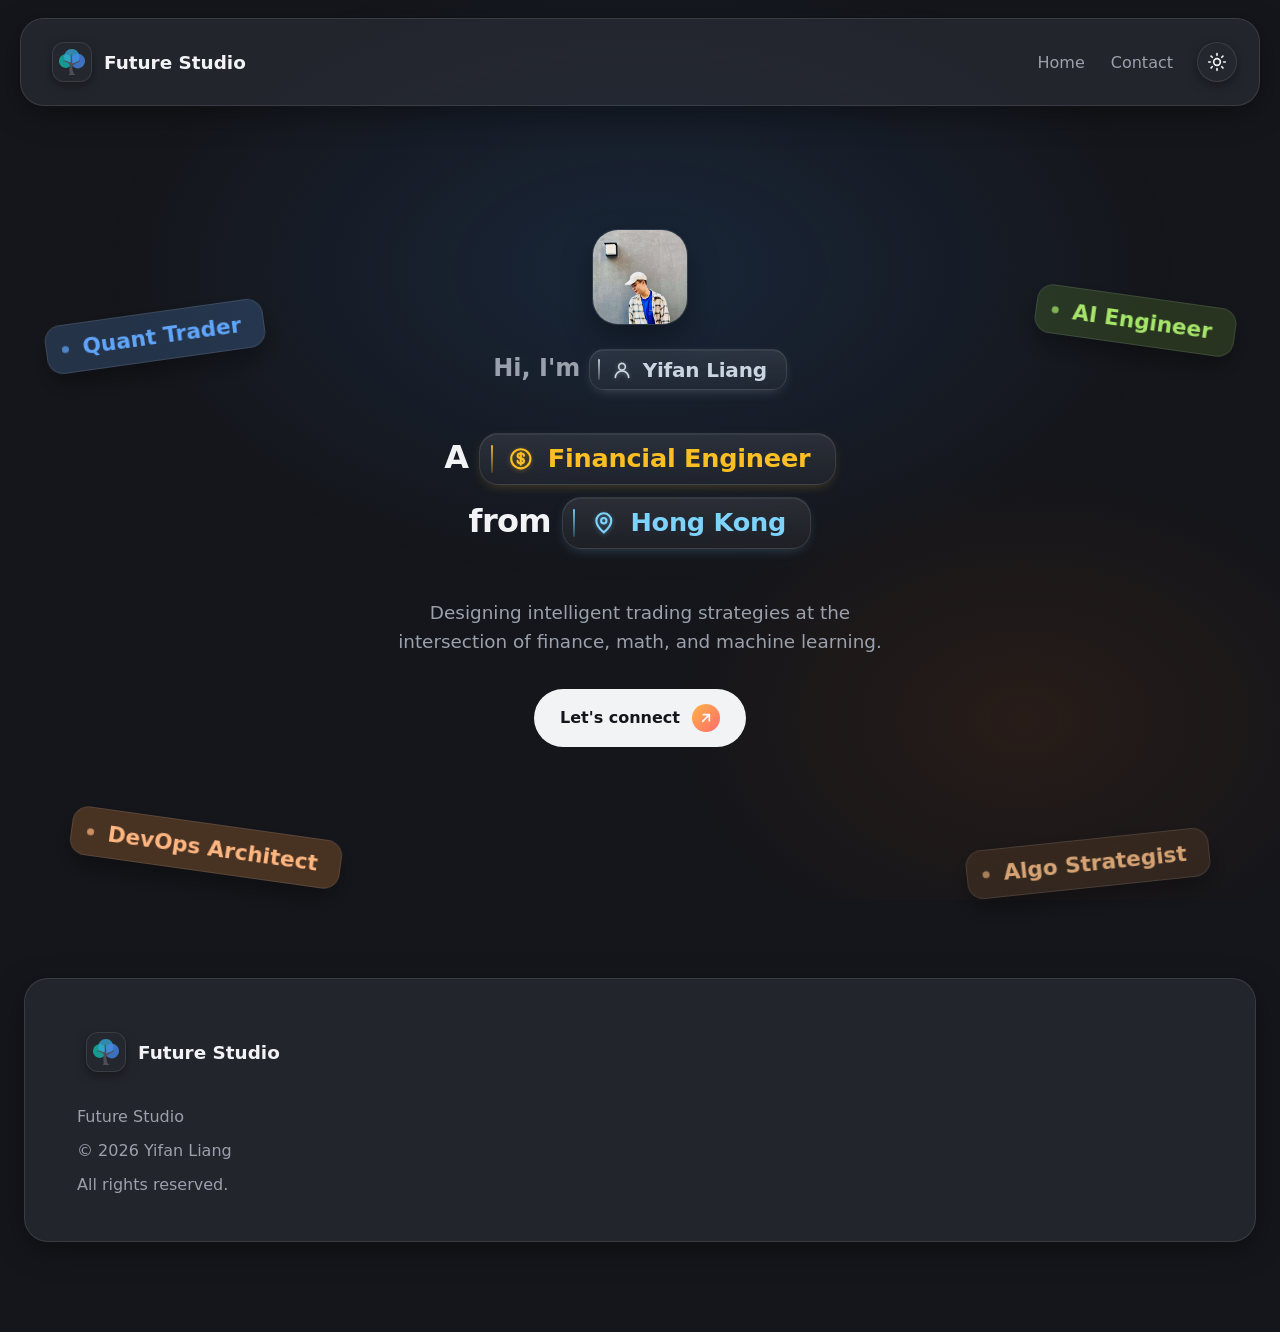
<file: index.html>
<!doctype html>
<html lang="en">
  <head>
    <meta charset="UTF-8" />
    <meta name="viewport" content="width=device-width, initial-scale=1.0" />
    <title>Future Studio</title>
    <link rel="icon" type="image/svg+xml" href="pic/Tree.svg" />
    <link rel="stylesheet" href="style.css" />
    <script>
      (function () {
        if (localStorage.getItem("theme") === "light") {
          document.documentElement.setAttribute("data-theme", "light");
        }
      })();
    </script>
  </head>
  <body>
    <header class="navbar">
      <div class="navbar__inner">
        <a href="/" class="brand">
          <img
            src="pic/Tree.svg"
            alt="Future Studio logo"
            class="brand__logo"
          />
          <span class="brand__name">Future Studio</span>
        </a>
        <nav class="navbar__links">
          <a href="/">Home</a>
          <a href="/contact">Contact</a>
          <button
            id="theme-toggle"
            class="theme-toggle"
            type="button"
            aria-label="Toggle dark or light mode"
          >
            <svg
              class="icon icon--sun"
              viewBox="0 0 24 24"
              width="20"
              height="20"
              fill="none"
              stroke="currentColor"
              stroke-width="2"
              stroke-linecap="round"
              stroke-linejoin="round"
              aria-hidden="true"
            >
              <circle cx="12" cy="12" r="4" />
              <path
                d="M12 2v2M12 20v2M2 12h2M20 12h2M4.9 4.9l1.4 1.4M17.7 17.7l1.4 1.4M4.9 19.1l1.4-1.4M17.7 6.3l1.4-1.4"
              />
            </svg>
            <svg
              class="icon icon--moon"
              viewBox="0 0 24 24"
              width="20"
              height="20"
              fill="none"
              stroke="currentColor"
              stroke-width="2"
              stroke-linecap="round"
              stroke-linejoin="round"
              aria-hidden="true"
            >
              <path d="M21 12.8A9 9 0 1 1 11.2 3a7 7 0 0 0 9.8 9.8z" />
            </svg>
          </button>
        </nav>
      </div>
    </header>

    <main id="home" class="hero">
      <span class="tag tag--topleft" data-rot="-8">Quant Trader</span>
      <span class="tag tag--topright" data-rot="8">AI Engineer</span>
      <span class="tag tag--bottomleft" data-rot="8">DevOps Architect</span>
      <span class="tag tag--bottomright" data-rot="-6">Algo Strategist</span>

      <div class="hero__content">
        <img
          src="pic/Headshot.jpeg"
          alt="Yifan Liang"
          class="avatar"
          width="96"
          height="96"
          fetchpriority="high"
          decoding="async"
        />

        <p class="hero__greeting">
          Hi, I'm
          <span class="chip chip--name">
            <svg class="chip__icon" viewBox="0 0 24 24" aria-hidden="true">
              <circle cx="12" cy="8" r="4" />
              <path d="M4 21c0-4.4 3.6-8 8-8s8 3.6 8 8" />
            </svg>
            <span class="chip__text">Yifan Liang</span>
          </span>
        </p>

        <h1 class="hero__title">
          A
          <span class="chip chip--role">
            <svg class="chip__icon" viewBox="0 0 24 24" aria-hidden="true">
              <!-- Coin circle -->
              <circle cx="12" cy="12" r="9" />
              <!-- Dollar sign: vertical line + S curve -->
              <path d="M12 6.5v11" />
              <path
                d="M15 9.2c0-1.2-1.3-2.2-3-2.2S9 8 9 9.2s1.3 2 3 2.4 3 1.2 3 2.4-1.3 2.2-3 2.2-3-1-3-2.2"
              />
            </svg>
            <span class="chip__text">Financial Engineer</span>
          </span>
          <br />
          from
          <span class="chip chip--place">
            <svg class="chip__icon" viewBox="0 0 24 24" aria-hidden="true">
              <path d="M12 21s7-6 7-11a7 7 0 1 0-14 0c0 5 7 11 7 11z" />
              <circle cx="12" cy="10" r="2.5" />
            </svg>
            <span class="chip__text">Hong Kong</span>
          </span>
        </h1>

        <p class="hero__desc">
          Designing intelligent trading strategies at the intersection of
          finance, math, and machine learning.
        </p>
        <a href="/contact" class="cta">
          Let's connect
          <span class="cta__icon">
            <svg
              viewBox="0 0 24 24"
              width="16"
              height="16"
              fill="none"
              stroke="currentColor"
              stroke-width="2.5"
              stroke-linecap="round"
              stroke-linejoin="round"
              aria-hidden="true"
            >
              <line x1="7" y1="17" x2="17" y2="7" />
              <polyline points="8 7 17 7 17 16" />
            </svg>
          </span>
        </a>
      </div>
    </main>

    <footer class="site-footer">
      <div class="footer__box">
        <a href="/" class="brand">
          <img
            src="pic/Tree.svg"
            alt="Future Studio logo"
            class="brand__logo"
          />
          <span class="brand__name">Future Studio</span>
        </a>
        <div class="footer__text">
          <p>Future Studio</p>
          <p>© <span class="year"></span> Yifan Liang</p>
          <p>All rights reserved.</p>
        </div>
      </div>
    </footer>

    <script src="script.js"></script>
  </body>
</html>
</file>
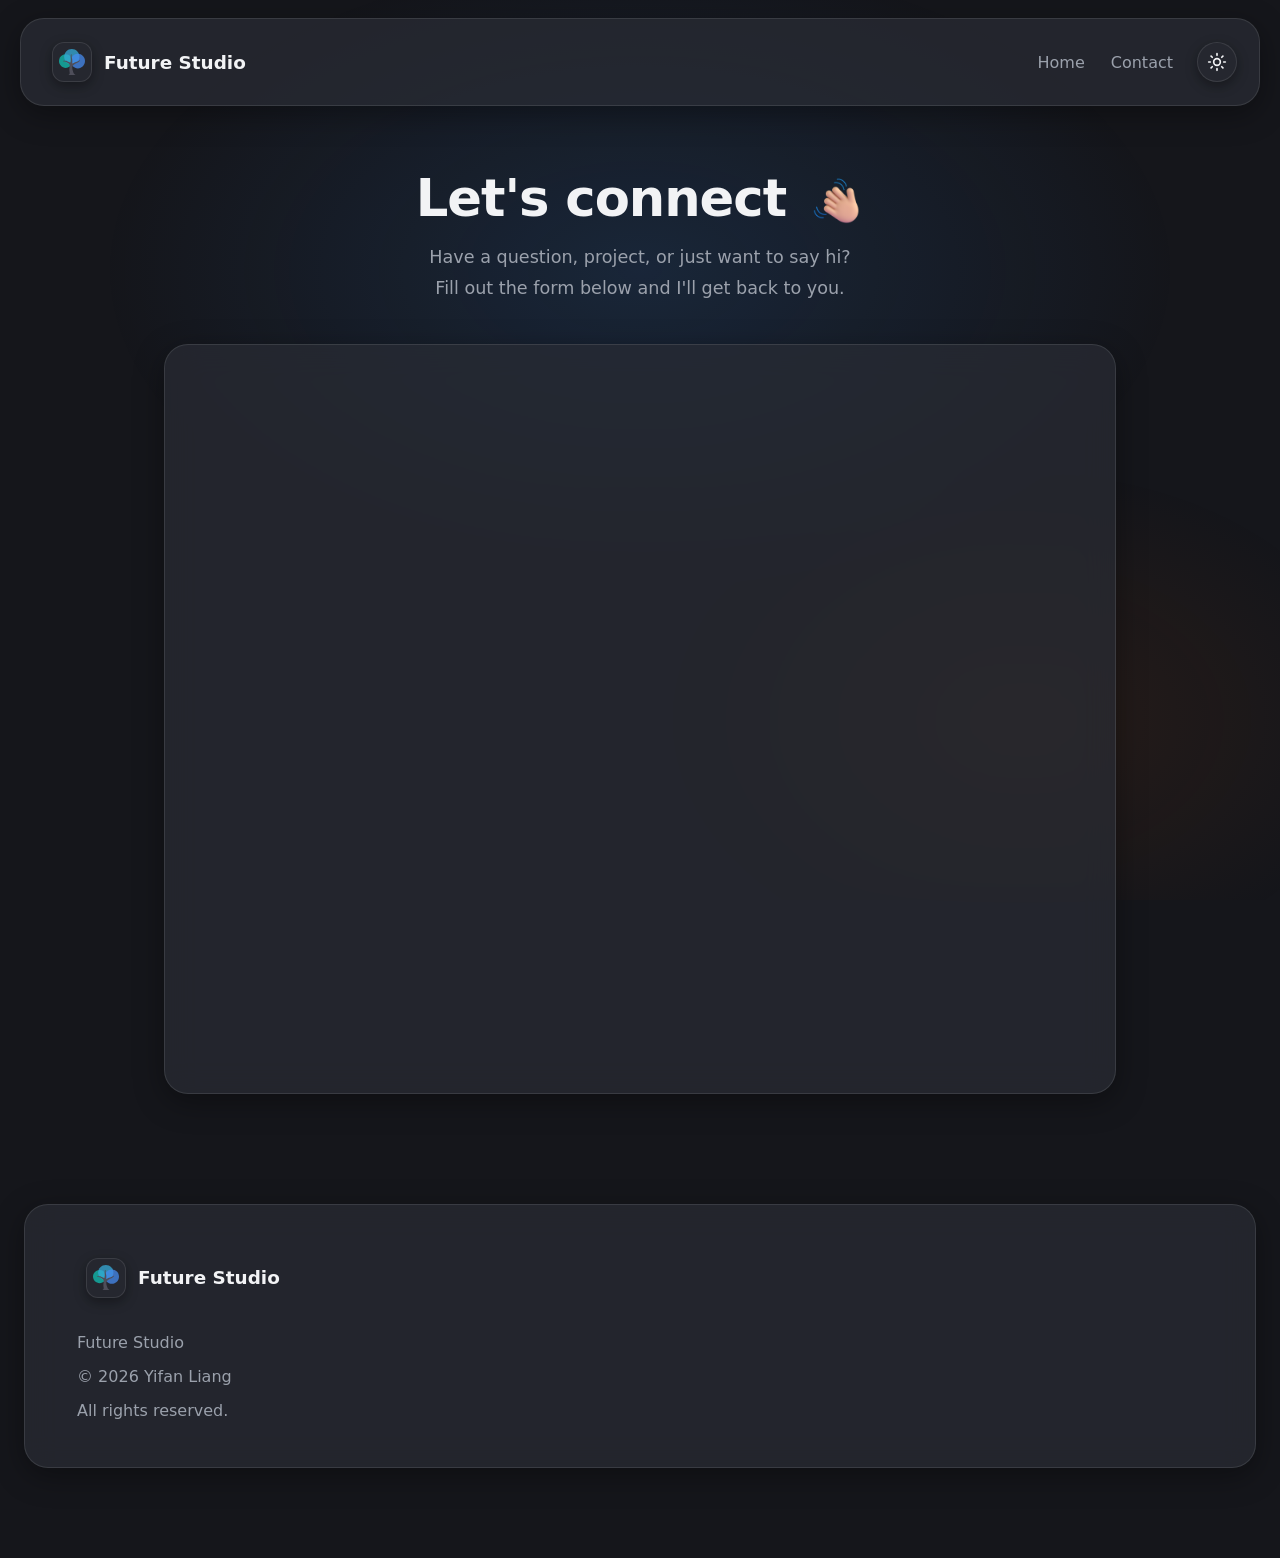
<file: contact/index.html>
<!doctype html>
<html lang="en">
  <head>
    <meta charset="UTF-8" />
    <meta name="viewport" content="width=device-width, initial-scale=1.0" />
    <title>Contact</title>
    <link rel="icon" type="image/svg+xml" href="../pic/Tree.svg" />
    <link rel="stylesheet" href="../style.css" />
    <script>
      (function () {
        if (localStorage.getItem("theme") === "light") {
          document.documentElement.setAttribute("data-theme", "light");
        }
      })();
    </script>
  </head>
  <body>
    <header class="navbar">
      <div class="navbar__inner">
        <a href="/" class="brand">
          <img
            src="../pic/Tree.svg"
            alt="Future Studio logo"
            class="brand__logo"
          />
          <span class="brand__name">Future Studio</span>
        </a>
        <nav class="navbar__links">
          <a href="/">Home</a>
          <a href="/contact">Contact</a>
          <button
            id="theme-toggle"
            class="theme-toggle"
            type="button"
            aria-label="Toggle dark or light mode"
          >
            <svg
              class="icon icon--sun"
              viewBox="0 0 24 24"
              width="20"
              height="20"
              fill="none"
              stroke="currentColor"
              stroke-width="2"
              stroke-linecap="round"
              stroke-linejoin="round"
              aria-hidden="true"
            >
              <circle cx="12" cy="12" r="4" />
              <path
                d="M12 2v2M12 20v2M2 12h2M20 12h2M4.9 4.9l1.4 1.4M17.7 17.7l1.4 1.4M4.9 19.1l1.4-1.4M17.7 6.3l1.4-1.4"
              />
            </svg>
            <svg
              class="icon icon--moon"
              viewBox="0 0 24 24"
              width="20"
              height="20"
              fill="none"
              stroke="currentColor"
              stroke-width="2"
              stroke-linecap="round"
              stroke-linejoin="round"
              aria-hidden="true"
            >
              <path d="M21 12.8A9 9 0 1 1 11.2 3a7 7 0 0 0 9.8 9.8z" />
            </svg>
          </button>
        </nav>
      </div>
    </header>

    <main class="contact">
      <div class="contact__intro">
        <h1 class="contact__title">
          Let's connect
          <img
            class="contact__wave"
            src="../pic/waving_hand_animated_medium-light.png"
            alt=""
            aria-hidden="true"
          />
        </h1>
        <p class="contact__desc">
          Have a question, project, or just want to say hi?<br />
          Fill out the form below and I'll get back to you.
        </p>
      </div>

      <div class="contact__frame">
        <div class="contact__embed">
          <iframe
            src="https://form.futurestudio.dev/web-contact-jeRpNhaPRvmV_qB9CAA7WA?v=o"
            title="Contact form"
            loading="lazy"
            allow="clipboard-write"
          >
          </iframe>
        </div>
      </div>
    </main>

    <footer class="site-footer">
      <div class="footer__box">
        <a href="/" class="brand">
          <img
            src="../pic/Tree.svg"
            alt="Future Studio logo"
            class="brand__logo"
          />
          <span class="brand__name">Future Studio</span>
        </a>
        <div class="footer__text">
          <p>Future Studio</p>
          <p>© <span class="year"></span> Yifan Liang</p>
          <p>All rights reserved.</p>
        </div>
      </div>
    </footer>

    <script src="../script.js"></script>
  </body>
</html>
</file>
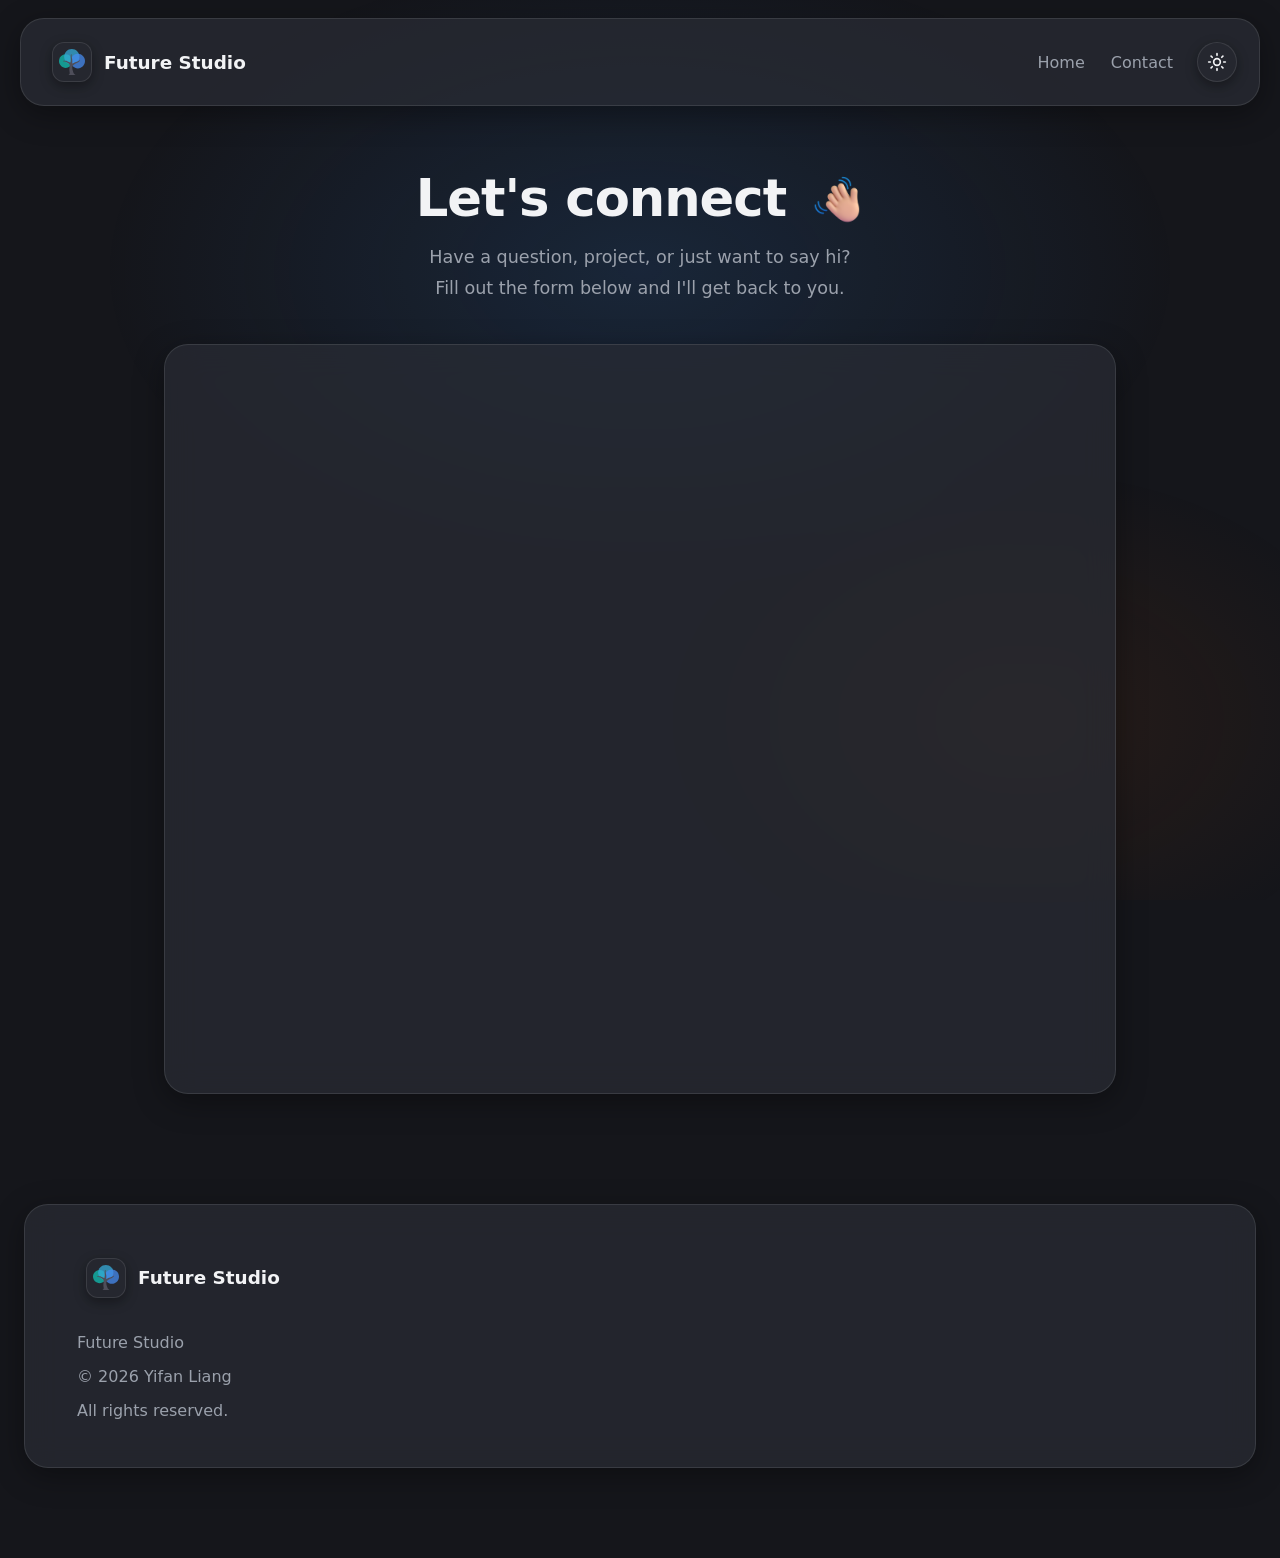
<file: contact.html>
<!doctype html>
<html lang="en">
  <head>
    <meta charset="UTF-8" />
    <meta name="viewport" content="width=device-width, initial-scale=1.0" />
    <!-- ✅ FIX #2: title simplified to just "Contact" -->
    <title>Contact</title>
    <link rel="icon" type="image/svg+xml" href="Tree.svg" />
    <link rel="stylesheet" href="style.css" />
    <script>
      (function () {
        if (localStorage.getItem("theme") === "light") {
          document.documentElement.setAttribute("data-theme", "light");
        }
      })();
    </script>
  </head>
  <body>
    <header class="navbar">
      <div class="navbar__inner">
        <a href="/index.html" class="brand">
          <img src="Tree.svg" alt="Future Studio logo" class="brand__logo" />
          <span class="brand__name">Future Studio</span>
        </a>
        <nav class="navbar__links">
          <a href="/index.html">Home</a>
          <a href="/contact.html">Contact</a>
          <button
            id="theme-toggle"
            class="theme-toggle"
            type="button"
            aria-label="Toggle dark or light mode"
          >
            <svg
              class="icon icon--sun"
              viewBox="0 0 24 24"
              width="20"
              height="20"
              fill="none"
              stroke="currentColor"
              stroke-width="2"
              stroke-linecap="round"
              stroke-linejoin="round"
              aria-hidden="true"
            >
              <circle cx="12" cy="12" r="4" />
              <path
                d="M12 2v2M12 20v2M2 12h2M20 12h2M4.9 4.9l1.4 1.4M17.7 17.7l1.4 1.4M4.9 19.1l1.4-1.4M17.7 6.3l1.4-1.4"
              />
            </svg>
            <svg
              class="icon icon--moon"
              viewBox="0 0 24 24"
              width="20"
              height="20"
              fill="none"
              stroke="currentColor"
              stroke-width="2"
              stroke-linecap="round"
              stroke-linejoin="round"
              aria-hidden="true"
            >
              <path d="M21 12.8A9 9 0 1 1 11.2 3a7 7 0 0 0 9.8 9.8z" />
            </svg>
          </button>
        </nav>
      </div>
    </header>

    <main class="contact">
      <div class="contact__intro">
        <h1 class="contact__title">
          Let's connect
          <img
            class="contact__wave"
            src="waving_hand_animated_medium-light.png"
            alt=""
            aria-hidden="true"
          />
        </h1>
        <p class="contact__desc">
          Have a question, project, or just want to say hi?<br />
          Fill out the form below and I'll get back to you.
        </p>
      </div>

      <div class="contact__frame">
        <iframe
          src="https://form.futurestudio.dev/web-contact-jeRpNhaPRvmV_qB9CAA7WA?v=o"
          title="Contact form"
          loading="lazy"
          allow="clipboard-write"
        >
        </iframe>
      </div>
    </main>

    <footer class="site-footer">
      <div class="footer__box">
        <a href="/index.html" class="brand">
          <img src="Tree.svg" alt="Future Studio logo" class="brand__logo" />
          <span class="brand__name">Future Studio</span>
        </a>
        <div class="footer__text">
          <p>Future Studio</p>
          <p>© <span class="year"></span> Yifan Liang</p>
          <p>All rights reserved.</p>
        </div>
      </div>
    </footer>

    <script src="script.js"></script>
  </body>
</html>
</file>
<file: style.css>
/* ============================================================
   THEME VARIABLES — :root = DARK (default), [data-theme="light"] = LIGHT
   ============================================================ */
:root {
  --bg: #15161b;
  --surface: #25272f;
  --ink: #f2f3f5;
  --muted: #9ba1ac;
  --card: rgba(42, 45, 54, 0.7);
  --border: rgba(255, 255, 255, 0.1);
  --shadow: rgba(0, 0, 0, 0.35);
  --glow-1: rgba(50, 138, 240, 0.14);
  --glow-2: rgba(204, 85, 0, 0.1);
  --cta-hover: rgba(255, 255, 255, 0.12);
  --topleft-bg: rgba(96, 165, 250, 0.2); /* sky blue bg */
  --topleft-fg: #60a5fa; /* sky blue text */
  --topright-bg: rgba(120, 190, 50, 0.18);
  --topright-fg: #a6e56a;
  --bottomleft-bg: rgba(251, 146, 60, 0.22); /* was rgba(204, 85, 0, 0.20) */
  --bottomleft-fg: #ffb680; /* was #ff9a52 */
  --bottomright-bg: rgba(138, 90, 48, 0.22);
  --bottomright-fg: #d5a374;
  --radius: 24px;

  /* ---- Keyword chip tints (DARK) — silver · gold · sky blue ---- */
  --chip-name-tint: 203, 213, 225; /* silver      */
  --chip-role-tint: 251, 191, 36; /* warm gold      */
  --chip-place-tint: 125, 211, 252; /* sky blue       */

  --chip-glass-bg: rgba(255, 255, 255, 0.04);
  --chip-glass-hi: rgba(255, 255, 255, 0.09);
  --chip-glass-line: rgba(255, 255, 255, 0.1);
}
[data-theme="light"] {
  --bg: #eff1f4;
  --surface: #ffffff;
  --ink: #0f1115;
  --muted: #8b8f98;
  --card: rgba(255, 255, 255, 0.6);
  --border: rgba(15, 17, 21, 0.08);
  --shadow: rgba(0, 0, 0, 0.06);
  --glow-1: rgba(50, 138, 240, 0.19);
  --glow-2: rgba(204, 85, 0, 0.16);
  --cta-hover: rgba(0, 0, 0, 0.25);
  --topleft-bg: #dbeafe; /* light sky bg */
  --topleft-fg: #3e85e9; /* deep sky text */
  --topright-bg: #dcf2c4;
  --topright-fg: #4e9d1f;
  --bottomleft-bg: #ffe4cc; /* was #ffd4b8 */
  --bottomleft-fg: #e58248; /* was #cc5500 */
  --bottomright-bg: #ecdfd1;
  --bottomright-fg: #8a5a30;

  /* ---- Keyword chip tints (LIGHT) — deeper, more saturated ---- */
  --chip-name-tint: 71, 85, 105; /* silver      */
  --chip-role-tint: 180, 120, 10; /* rich gold      */
  --chip-place-tint: 14, 165, 233; /* deep sky blue  */

  --chip-glass-bg: rgba(255, 255, 255, 0.55);
  --chip-glass-hi: rgba(255, 255, 255, 0.85);
  --chip-glass-line: rgba(15, 17, 21, 0.08);
}

* {
  margin: 0;
  padding: 0;
  box-sizing: border-box;
}
html,
body {
  height: 100%;
}
body {
  font-family:
    "Inter",
    system-ui,
    -apple-system,
    sans-serif;
  background: var(--bg);
  color: var(--ink);
  overflow-x: hidden;
  transition:
    background 0.35s ease,
    color 0.35s ease;
}
body::before {
  content: "";
  position: fixed;
  inset: 0;
  z-index: 0;
  pointer-events: none;
  background:
    radial-gradient(60% 50% at 50% 30%, var(--glow-1), transparent 70%),
    radial-gradient(40% 40% at 80% 80%, var(--glow-2), transparent 70%);
  transition: background 0.35s ease;
}

/* ===== NAVBAR ===== */
.navbar {
  position: sticky;
  top: 18px;
  z-index: 50;
  padding: 0 16px;
  animation: dropIn 0.7s ease both;
}
.navbar__inner {
  max-width: 1240px;
  margin: 0 auto;
  display: flex;
  align-items: center;
  justify-content: space-between;
  padding: 14px 22px;
  background: var(--card);
  backdrop-filter: blur(16px);
  -webkit-backdrop-filter: blur(16px);
  border: 1px solid var(--border);
  border-radius: var(--radius);
  box-shadow: 0 8px 30px var(--shadow);
}

/* ===== BRAND ===== */
.brand {
  display: inline-flex;
  align-items: center;
  gap: 12px;
  text-decoration: none;
  color: var(--ink);
  padding: 8px 18px 8px 8px;
  border-radius: 16px;
  border: 1px solid transparent;
  transition:
    background 0.3s ease,
    border-color 0.3s ease,
    transform 0.25s ease;
}
.brand:hover {
  background: var(--card);
  border-color: var(--border);
  transform: translateY(-1px);
}
.brand__logo {
  width: 40px;
  height: 40px;
  padding: 6px;
  background: var(--surface);
  border-radius: 12px;
  box-shadow: 0 4px 12px var(--shadow);
  border: 1px solid var(--border);
  object-fit: contain;
  display: block;
}
.brand__name {
  font-weight: 600;
  font-size: 1.15rem;
}

.navbar__links {
  display: flex;
  align-items: center;
  gap: 22px;
}
.navbar__links a {
  position: relative;
  text-decoration: none;
  color: var(--muted);
  font-weight: 500;
  padding: 6px 2px;
  transition: color 0.25s;
}
.navbar__links a::after {
  content: "";
  position: absolute;
  left: 0;
  bottom: 0;
  width: 0;
  height: 2px;
  background: var(--ink);
  border-radius: 2px;
  transition: width 0.3s;
}
.navbar__links a:hover {
  color: var(--ink);
}
.navbar__links a:hover::after {
  width: 100%;
}

/* ===== THEME TOGGLE ===== */
.theme-toggle {
  display: grid;
  place-items: center;
  width: 40px;
  height: 40px;
  border-radius: 50%;
  background: var(--surface);
  border: 1px solid var(--border);
  color: var(--ink);
  cursor: pointer;
  box-shadow: 0 4px 12px var(--shadow);
  transition:
    transform 0.2s ease,
    background 0.3s ease,
    color 0.3s ease;
}
.theme-toggle:hover {
  transform: translateY(-2px) rotate(12deg);
}
.theme-toggle .icon {
  transition:
    opacity 0.3s ease,
    transform 0.4s ease;
}
.icon--moon {
  display: none;
}
[data-theme="light"] .icon--sun {
  display: none;
}
[data-theme="light"] .icon--moon {
  display: block;
}

/* ===== HERO ===== */
.hero {
  position: relative;
  max-width: 1240px;
  margin: 0 auto;
  z-index: 1;
  min-height: calc(100vh - 100px);
  display: flex;
  flex-direction: column;
  align-items: center;
  justify-content: center;
  text-align: center;
  padding: 40px 20px;
}
.hero__content {
  position: relative;
  z-index: 2;
  width: 100%;
  max-width: 620px;
  margin: 0 auto;
  animation: rise 0.9s ease 0.2s both;
}
.avatar {
  width: 96px;
  height: 96px;
  margin: 0 auto 24px;
  border-radius: 26px;
  box-shadow: 0 12px 30px var(--shadow);
  border: 1px solid var(--border);
  animation: float 5s ease-in-out infinite;
  object-fit: cover;
  object-position: center;
  display: block;
}
.hero__greeting {
  color: var(--muted);
  font-size: 1.4rem;
  font-weight: 600; /* ← add this line */
  margin-bottom: 35px;
}
.hero__title {
  font-size: clamp(1.4rem, 3vw, 2rem); /* ↓ was clamp(1.8rem, 4.5vw, 3rem) */
  font-weight: 700;
  line-height: 2;
  letter-spacing: -0.02em;
  margin-bottom: 45px;
  color: var(--ink);
}
.hero__desc {
  max-width: 520px;
  margin: 0 auto 32px;
  color: var(--muted);
  font-size: 1.1rem;
  line-height: 1.6;
}

/* ============================================================
   ✨ KEYWORD CHIPS — Editorial Glass
   Yifan Liang · Financial Engineer · Hong Kong
   ============================================================ */
.chip {
  position: relative;
  display: inline-flex;
  align-items: center;
  gap: 0.55em; /* ↑ more space icon↔text */
  padding: 0.32em 0.95em 0.32em 1.1em; /* ↑ looser padding */
  border-radius: 0.75em; /* ↑ softer corners */

  font-size: 1.25rem;
  font-weight: 700;
  line-height: 1.3;
  white-space: nowrap;
  vertical-align: middle;

  color: rgb(var(--chip-tint));
  background: linear-gradient(
    180deg,
    var(--chip-glass-hi) 0%,
    var(--chip-glass-bg) 100%
  );
  border: 1px solid var(--chip-glass-line);
  box-shadow:
    0 4px 14px -6px rgba(var(--chip-tint), 0.35),
    inset 0 1px 0 rgba(255, 255, 255, 0.06);
  backdrop-filter: blur(8px);
  -webkit-backdrop-filter: blur(8px);

  transition:
    transform 0.28s ease,
    box-shadow 0.28s ease,
    border-color 0.28s ease;
}
.chip::before {
  content: "";
  position: absolute;
  left: 0.42em; /* ↑ moved to match new padding */
  top: 22%;
  bottom: 22%;
  width: 2px;
  border-radius: 2px;
  background: linear-gradient(
    180deg,
    rgba(var(--chip-tint), 0.9),
    rgba(var(--chip-tint), 0.2)
  );
}
.chip:hover {
  transform: translateY(-2px);
  border-color: rgba(var(--chip-tint), 0.4);
  box-shadow:
    0 10px 24px -8px rgba(var(--chip-tint), 0.55),
    inset 0 1px 0 rgba(255, 255, 255, 0.08);
}
.chip__icon {
  width: 1em;
  height: 1em;
  flex: 0 0 auto;
  fill: none;
  stroke: currentColor;
  stroke-width: 2;
  stroke-linecap: round;
  stroke-linejoin: round;
  filter: drop-shadow(0 1px 2px rgba(var(--chip-tint), 0.35));
}
.chip__text {
  font-weight: 700;
  letter-spacing: -0.01em;
}

/* ✅ Chips inside the huge title get a slightly larger fixed size */
.hero__title .chip {
  font-size: clamp(1.2rem, 2.2vw, 1.6rem);
}

/* Per-chip color identities */
.chip--name {
  --chip-tint: var(--chip-name-tint);
}
.chip--role {
  --chip-tint: var(--chip-role-tint);
}
.chip--place {
  --chip-tint: var(--chip-place-tint);
}

/* ===== CTA BUTTON (shared: main page + 404) ===== */
.cta {
  display: inline-flex;
  align-items: center;
  gap: 12px;
  background: var(--ink);
  color: var(--bg);
  text-decoration: none;
  font-weight: 600;
  padding: 15px 26px;
  border-radius: 999px;
  transition:
    transform 0.2s,
    box-shadow 0.2s;
}
.cta:hover {
  transform: translateY(-3px);
  box-shadow: 0 12px 28px var(--cta-hover);
}
.cta__icon {
  display: grid;
  place-items: center;
  width: 28px;
  height: 28px;
  border-radius: 50%;
  background: linear-gradient(135deg, #ffb347, #ff6b6b);
  color: #fff;
  transition: transform 0.3s;
  flex-shrink: 0;
}
.cta:hover .cta__icon {
  transform: rotate(45deg);
}

/* ===== FLOATING TAGS ===== */
.tag {
  position: absolute;
  z-index: 1;
  padding: 9px 18px 9px 31px;
  border-radius: 16px;
  font-weight: 700;
  box-shadow: 0 12px 28px var(--shadow);
  border: 1px solid var(--border);
  animation: float 6s ease-in-out infinite;
  will-change: transform, translate;
  white-space: nowrap;
  transition:
    background 0.35s ease,
    color 0.35s ease;
}
.tag::before {
  content: "";
  position: absolute;
  left: 13px;
  top: 50%;
  width: 7px;
  height: 7px;
  border-radius: 50%;
  background: currentColor;
  opacity: 0.7;
  transform: translateY(-50%);
}
.tag--topleft {
  background: var(--topleft-bg);
  color: var(--topleft-fg);
  transform: rotate(-8deg);
  animation-delay: 0s;
}
.tag--topright {
  background: var(--topright-bg);
  color: var(--topright-fg);
  transform: rotate(8deg);
  animation-delay: 1.2s;
}
.tag--bottomleft {
  background: var(--bottomleft-bg);
  color: var(--bottomleft-fg);
  transform: rotate(8deg);
  animation-delay: 0.6s;
}
.tag--bottomright {
  background: var(--bottomright-bg);
  color: var(--bottomright-fg);
  transform: rotate(-6deg);
  animation-delay: 1.8s;
}

/* --- RESPONSIVE TAG POSITIONS --- */
.tag {
  font-size: 0.8rem;
}
.tag--topleft {
  top: 14%;
  left: 0;
}
.tag--topright {
  top: 12%;
  right: 0;
}
.tag--bottomleft {
  top: auto;
  bottom: 1%;
  left: 0;
}
.tag--bottomright {
  top: auto;
  bottom: -2%;
  right: 0;
}
@media (min-width: 640px) {
  .tag {
    font-size: 1.08rem;
    padding: 10px 20px 10px 33px;
  }
  .tag--topleft {
    top: 22%;
    left: 3%;
  }
  .tag--topright {
    top: 20%;
    right: 3%;
  }
  .tag--bottomleft {
    top: auto;
    bottom: 1%;
    left: 5%;
  }
  .tag--bottomright {
    top: auto;
    bottom: -1%;
    right: 5%;
  }
  .hero__greeting {
    font-size: 1.5rem;
  }
  .hero__desc {
    font-size: 1.15rem;
  }
}
@media (min-width: 1025px) {
  .tag {
    font-size: 1.35rem;
    padding: 11px 22px 11px 36px;
  }
  .tag::before {
    left: 15px;
  }
  .tag--topleft {
    top: 28%;
    left: 2%;
  }
  .tag--topright {
    top: 26%;
    right: 2%;
  }
  .tag--bottomleft {
    top: auto;
    bottom: 2%;
    left: 4%;
  }
  .tag--bottomright {
    top: auto;
    bottom: 0;
    right: 4%;
  }
}
@media (min-width: 1400px) {
  .tag {
    font-size: 1.44rem;
  }
  .tag--topleft {
    top: 30%;
    left: 4%;
  }
  .tag--topright {
    top: 28%;
    right: 4%;
  }
  .tag--bottomleft {
    top: auto;
    bottom: 3%;
    left: 6%;
  }
  .tag--bottomright {
    top: auto;
    bottom: 1%;
    right: 6%;
  }
}
@media (max-height: 560px) {
  .tag--topleft,
  .tag--topright {
    top: 10%;
  }
  .tag--bottomleft,
  .tag--bottomright {
    top: auto;
    bottom: 0;
  }
}

/* ===== CONTACT PAGE ===== */
.contact {
  position: relative;
  z-index: 1;
  max-width: 1000px;
  margin: 0 auto;
  padding: 60px 20px 20px;
}
.contact__intro {
  text-align: center;
  max-width: 620px;
  margin: 0 auto 40px;
  animation: rise 0.9s ease 0.1s both;
}
.contact__title {
  font-size: clamp(2rem, 5vw, 3.2rem);
  font-weight: 700;
  letter-spacing: -0.02em;
  margin-bottom: 14px;
  color: var(--ink);
}
.contact__desc {
  color: var(--muted);
  font-size: 1.1rem;
  line-height: 1.75;
  max-width: 38rem;
  margin: 0 auto;
}
/* ===== WAVING HAND on CONTACT PAGE ===== */
.contact__wave {
  display: inline-block;
  width: 1em; /* scales with parent font size */
  height: 1em;
  vertical-align: -0.15em; /* aligns nicely with text baseline */
  margin-left: 0.2em;
  /* No CSS animation needed — the .png is self-animating */
}
/* ===== KNOCKED-OUT FACE on 404 PAGE ===== */
.notfound__emoji {
  display: inline-block;
  width: 1.1em;
  height: 1.1em;
  vertical-align: -0.2em;
  margin-left: 0.3em;
}
.contact__frame {
  background: var(--card);
  backdrop-filter: blur(16px);
  -webkit-backdrop-filter: blur(16px);
  border: 1px solid var(--border);
  border-radius: var(--radius);
  box-shadow: 0 8px 30px var(--shadow);
  padding: 14px;
  overflow: hidden;
  animation: rise 0.9s ease 0.25s both;
}
.contact__embed {
  border-radius: calc(var(--radius) - 8px);
  overflow: hidden;
  transform: translateZ(0);
  line-height: 0;
}
.contact__frame iframe {
  /* +scrollbar width (--sbw set by script.js) so the iframe's own scrollbar,
     which takes layout space on Windows, falls outside the rounded clip. */
  width: calc(100% + var(--sbw, 17px));
  height: 80vh;
  border: 0;
  display: block;
  background: transparent;
}
@media (min-width: 640px) {
  .contact {
    padding: 80px 24px 20px;
  }
}

/* ===== 404 PAGE ===== */
.notfound {
  position: relative;
  z-index: 1;
  min-height: auto;
  display: flex;
  align-items: center;
  justify-content: center;
  text-align: center;
  padding: 120px 20px 90px;
}
.notfound__content {
  animation: rise 0.9s ease 0.1s both;
  max-width: 760px;
}
.notfound__title {
  font-size: clamp(2.2rem, 6vw, 4rem);
  font-weight: 800;
  line-height: 1.1;
  letter-spacing: -0.02em;
  margin-bottom: 20px;
  background: linear-gradient(90deg, #2563eb, #93c5fd);
  -webkit-background-clip: text;
  background-clip: text;
  -webkit-text-fill-color: transparent;
  color: transparent;
}
.notfound__desc {
  color: var(--muted);
  font-size: 1.15rem;
  line-height: 1.7;
  margin-bottom: 36px;
}

/* ===== FOOTER ===== */
.site-footer {
  position: relative;
  z-index: 1;
  padding: 70px 16px;
}
.footer__box {
  max-width: 1240px;
  margin: 0 auto;
  background: var(--card);
  backdrop-filter: blur(16px);
  -webkit-backdrop-filter: blur(16px);
  border: 1px solid var(--border);
  border-radius: var(--radius);
  box-shadow: 0 8px 30px var(--shadow);
  padding: 40px 44px;
}
.footer__box .brand {
  margin-bottom: 24px;
  align-self: flex-start;
}
.footer__text p {
  color: var(--muted);
  font-size: 1rem;
  line-height: 1.5;
  margin-bottom: 10px;
}
.footer__text p:last-child {
  margin-bottom: 0;
}
@media (min-width: 640px) {
  .site-footer {
    padding: 90px 24px;
  }
  .footer__box {
    padding: 44px 52px;
  }
}

/* ===== KEYFRAMES ===== */
@keyframes float {
  0%,
  100% {
    translate: 0 0;
  }
  50% {
    translate: 0 -12px;
  }
}
@keyframes dropIn {
  from {
    opacity: 0;
    transform: translateY(-20px);
  }
  to {
    opacity: 1;
    transform: translateY(0);
  }
}
@keyframes rise {
  from {
    opacity: 0;
    transform: translateY(24px);
  }
  to {
    opacity: 1;
    transform: translateY(0);
  }
}
</file>
